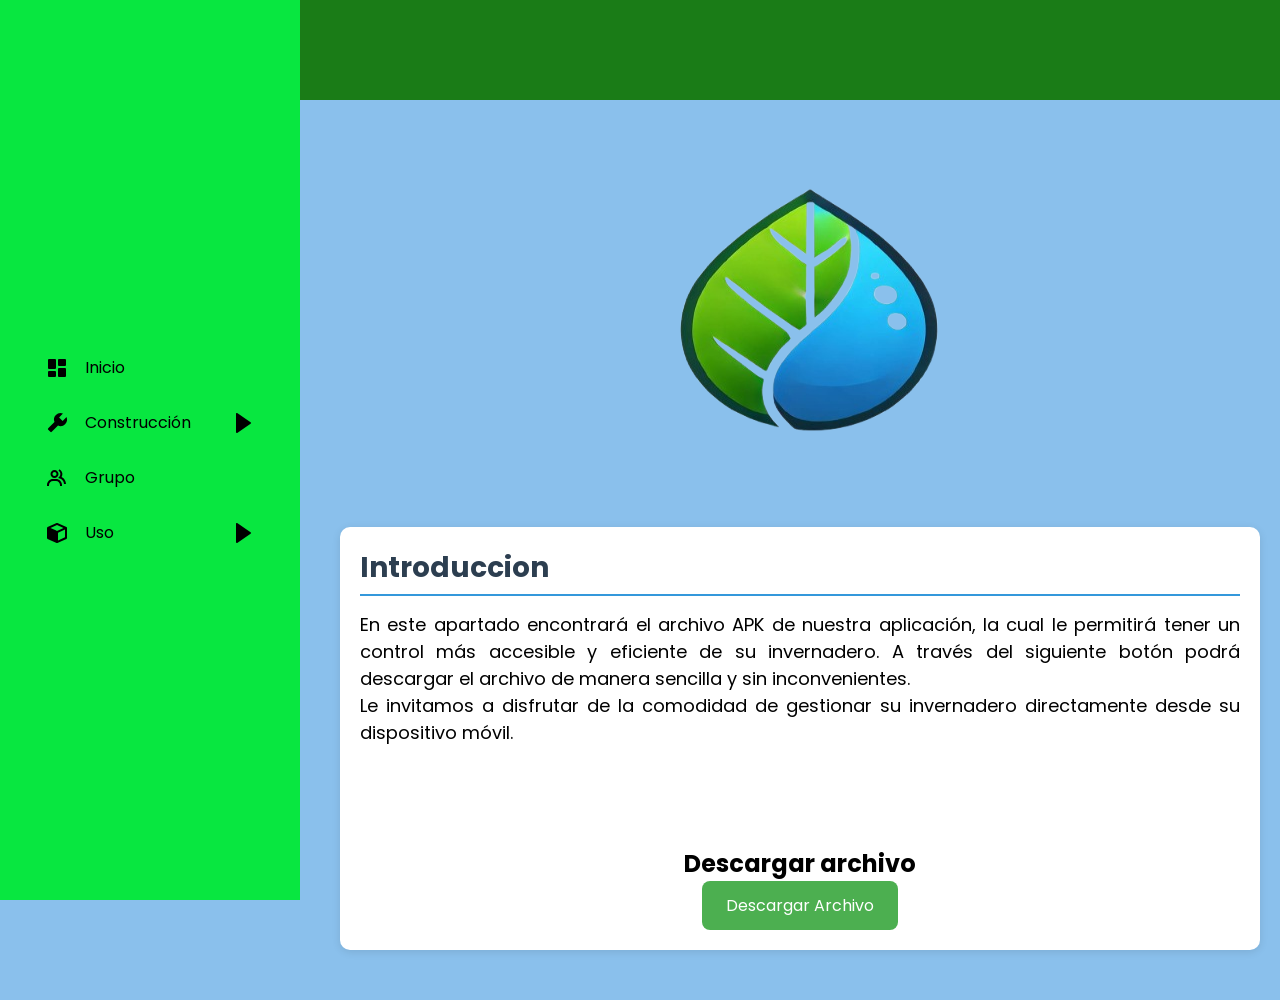
<file: apk.html>
<!DOCTYPE html>
<html lang="en">
<head>
    <meta charset="UTF-8">
    <meta name="viewport" content="width=device-width, initial-scale=1.0">
    <link rel="icon" type="image/jpeg" href="WhatsApp_Image_2025-04-30_at_9.25.09_AM-removebg-preview.png">
    <link rel="stylesheet" href="prueba.css">
    <title>Invernadero</title>
</head>
<body>
    <header>
        <button class="menu-toggle" id="menuToggle">☰</button>
    </header>
    <nav class="nav" id="navMenu">
        <ul class="list">
            <li class="list_item">
                <div class="list_botton">
                    <img src="img/panel.svg" class="list_img">
                    <a href="index.html" class="nav_link">Inicio</a>
                </div>
            </li>
            <li class="list_item list_item--click">
                <div class="list_botton list_botton--click">
                    <img src="img/heramienta.svg" class="list_img">
                    <a href="#" class="nav_link">Construcción</a>
                    <img src="img/arrow.svg" class="list_arrow">
                </div>
                <ul class="list_show">
                    <li class="list_inside">
                        <a href="pieza.html" class="nav_link nav_link--inside">Piezas</a>
                    </li>
                    <li class="list_inside">
                        <a href="armado.html" class="nav_link nav_link--inside">Armado del equipo</a>
                    </li> 
                </ul>
            </li>
            <li class="list_item">
                <div class="list_botton">
                    <img src="img/grupo.svg" class="list_img">
                    <a href="grupo.html" class="nav_link">Grupo</a>
                </div>
            </li>
            <li class="list_item list_item--click">
                <div class="list_botton list_botton--click">
                    <img src="img/cubo.svg" class="list_img">
                    <a href="#" class="nav_link">Uso</a>
                    <img src="img/arrow.svg" class="list_arrow">
                </div>
                <ul class="list_show">
                    <li class="list_inside">
                        <a href="uso.html" class="nav_link nav_link--inside">Instrucciones de uso</a>
                    </li>
                    <li class="list_inside">
                        <a href="apk.html" class="nav_link nav_link--inside">Apk de descarga</a>
                    </li> 
                </ul>
            </li>
           
    </nav>
<div class="perr"></div>
    <div class="main-content">
      <!-- Aquí va todo tu contenido fuera del menú -->
       <div class="mg">
        <img src="WhatsApp_Image_2025-04-30_at_9.25.09_AM-removebg-preview.png"  width="500" height="400" alt="">
       </div>
      <div class="introducccion">
        <h2 class="titulos">Introduccion</h2>
        
<p>
   En este apartado encontrará el archivo APK de nuestra aplicación, la cual le permitirá tener un control más accesible y eficiente de su invernadero.

A través del siguiente botón podrá descargar el archivo de manera sencilla y sin inconvenientes. <br>

Le invitamos a disfrutar de la comodidad de gestionar su invernadero directamente desde su dispositivo móvil.</p>
        <div class="descargabo">
    <h2>Descargar archivo</h2>
    <a href="apk/Invernadero.apk" download class="download-btn">Descargar Archivo</a>
  </div>      

    <script src="prueba.js"></script>
</body>
</html>
</file>
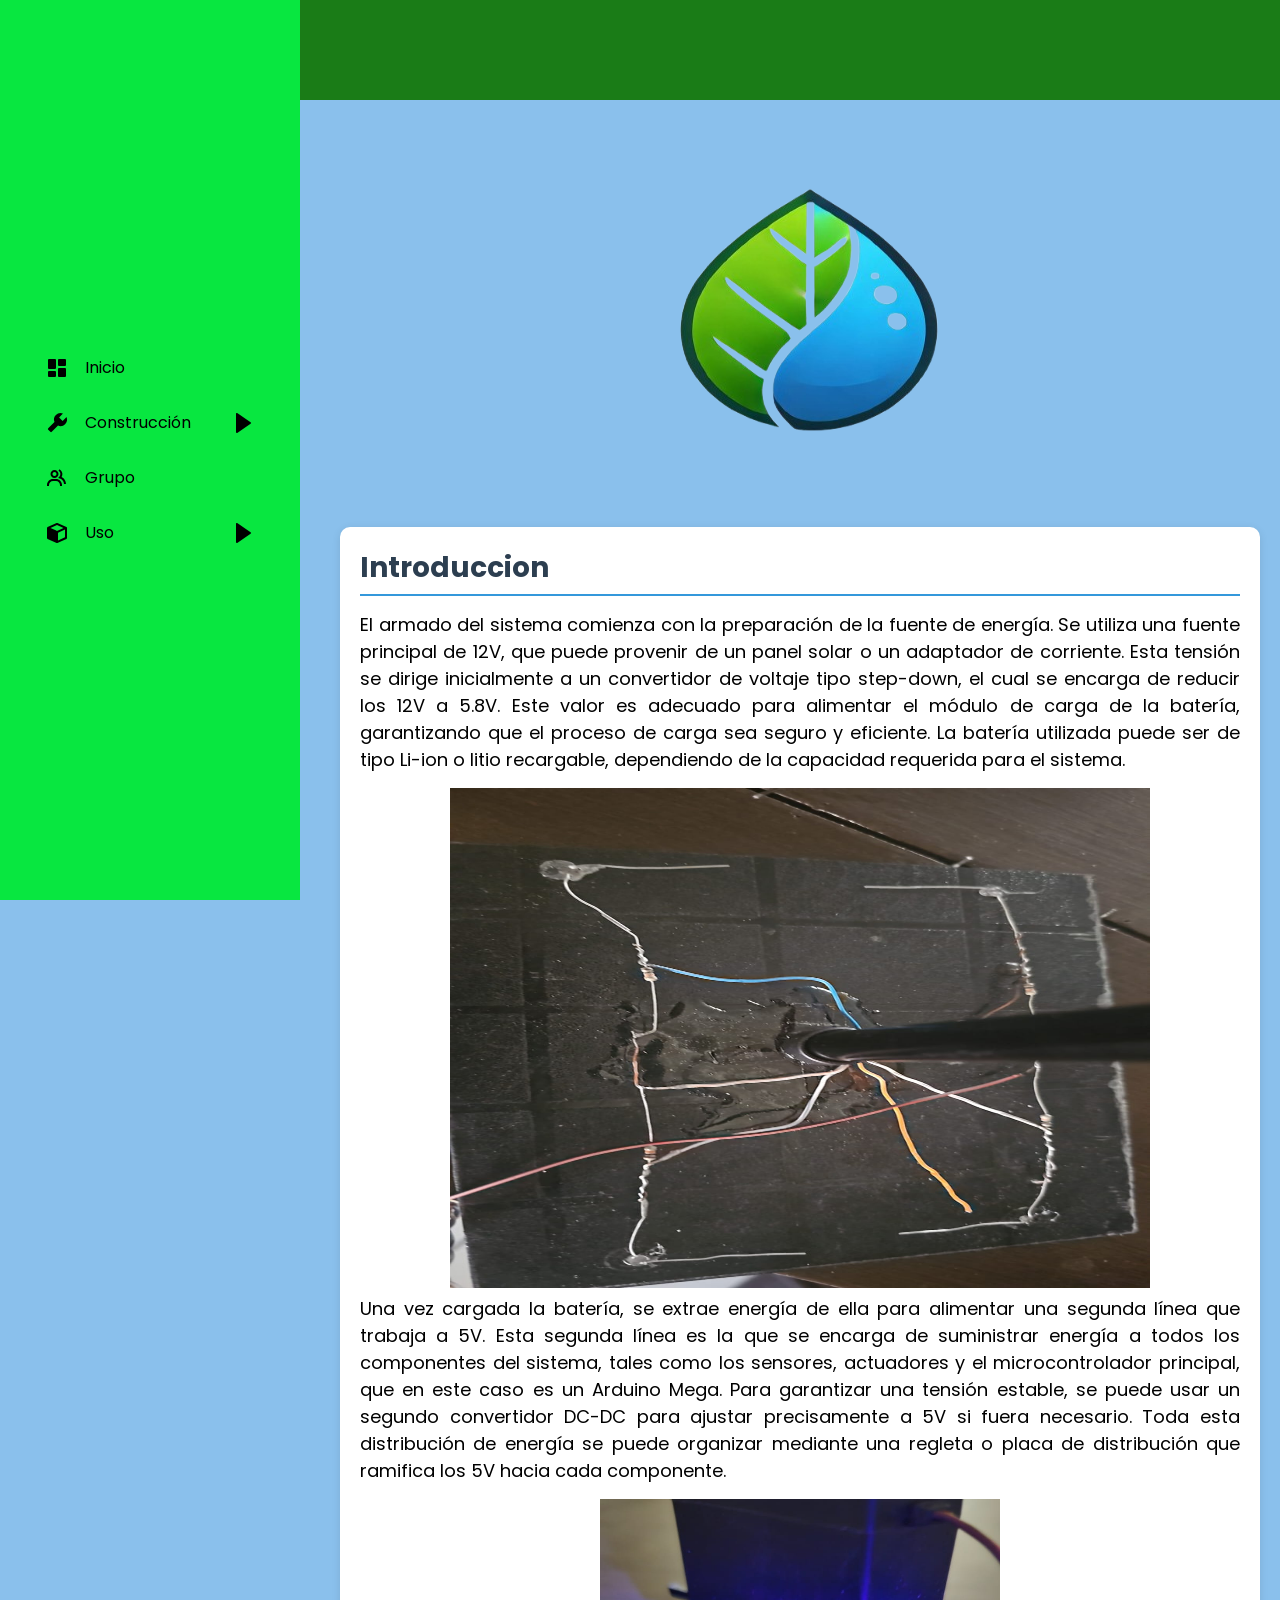
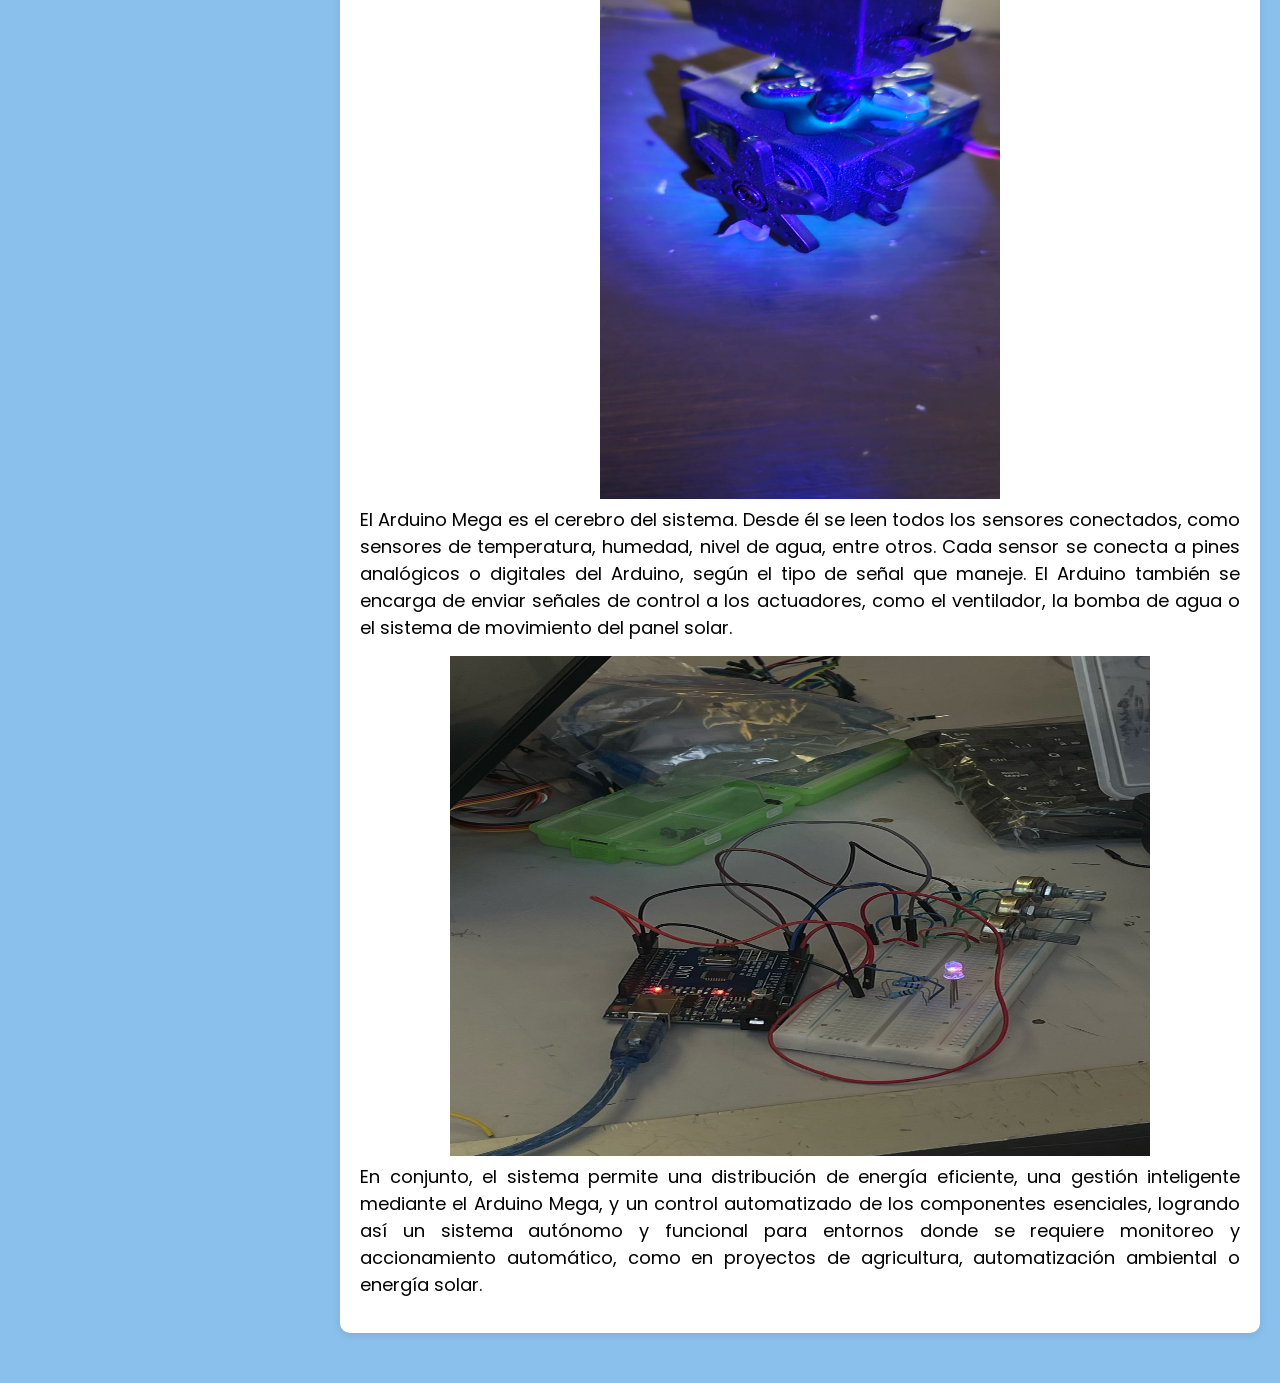
<file: armado.html>
<!DOCTYPE html>
<html lang="en">
<head>
    <meta charset="UTF-8">
    <meta name="viewport" content="width=device-width, initial-scale=1.0">
    <link rel="icon" type="image/jpeg" href="WhatsApp_Image_2025-04-30_at_9.25.09_AM-removebg-preview.png">
    <link rel="stylesheet" href="prueba.css">
    <title>Invernadero</title>
</head>
<body>
    <header>
        <button class="menu-toggle" id="menuToggle">☰</button>
    </header>
    <nav class="nav" id="navMenu">
        <ul class="list">
            <li class="list_item">
                <div class="list_botton">
                    <img src="img/panel.svg" class="list_img">
                    <a href="index.html" class="nav_link">Inicio</a>
                </div>
            </li>
            <li class="list_item list_item--click">
                <div class="list_botton list_botton--click">
                    <img src="img/heramienta.svg" class="list_img">
                    <a href="#" class="nav_link">Construcción</a>
                    <img src="img/arrow.svg" class="list_arrow">
                </div>
                <ul class="list_show">
                    <li class="list_inside">
                        <a href="pieza.html" class="nav_link nav_link--inside">Piezas</a>
                    </li>
                    <li class="list_inside">
                        <a href="armado.html" class="nav_link nav_link--inside">Armado del equipo</a>
                    </li> 
                </ul>
            </li>
            <li class="list_item">
                <div class="list_botton">
                    <img src="img/grupo.svg" class="list_img">
                    <a href="grupo.html" class="nav_link">Grupo</a>
                </div>
            </li>
            <li class="list_item list_item--click">
                <div class="list_botton list_botton--click">
                    <img src="img/cubo.svg" class="list_img">
                    <a href="#" class="nav_link">Uso</a>
                    <img src="img/arrow.svg" class="list_arrow">
                </div>
                <ul class="list_show">
                    <li class="list_inside">
                        <a href="uso.html" class="nav_link nav_link--inside">Instrucciones de uso</a>
                    </li>
                    <li class="list_inside">
                        <a href="apk.html" class="nav_link nav_link--inside">Apk de descarga</a>
                    </li> 
                </ul>
            </li>
            
    </nav>
 <div class="perr">

       </div>
    <div class="main-content">
      <!-- Aquí va todo tu contenido fuera del menú -->
       <div class="mg">
        <img src="WhatsApp_Image_2025-04-30_at_9.25.09_AM-removebg-preview.png"  width="500" height="400" alt="">
       </div>
      <div class="introducccion">
        <h2 class="titulos">Introduccion</h2>
        <p>
            El armado del sistema comienza con la preparación de la fuente de energía. Se utiliza una fuente principal de 12V, que puede provenir de un panel solar o un adaptador de corriente. Esta tensión se dirige inicialmente a un convertidor de voltaje tipo step-down, el cual se encarga de reducir los 12V a 5.8V. Este valor es adecuado para alimentar el módulo de carga de la batería, garantizando que el proceso de carga sea seguro y eficiente. La batería utilizada puede ser de tipo Li-ion o litio recargable, dependiendo de la capacidad requerida para el sistema.
        </p>
        <div class="mg">
            <img src="fotos/WhatsApp Image 2025-05-12 at 10.17.16 AM (1).jpeg" width="700" height="500" alt="">
        </div>
        <p>Una vez cargada la batería, se extrae energía de ella para alimentar una segunda línea que trabaja a 5V. Esta segunda línea es la que se encarga de suministrar energía a todos los componentes del sistema, tales como los sensores, actuadores y el microcontrolador principal, que en este caso es un Arduino Mega. Para garantizar una tensión estable, se puede usar un segundo convertidor DC-DC para ajustar precisamente a 5V si fuera necesario. Toda esta distribución de energía se puede organizar mediante una regleta o placa de distribución que ramifica los 5V hacia cada componente.</p>

    <div class="mg">
<img src="fotos/WhatsApp Image 2025-05-12 at 10.17.16 AM (2).jpeg" width="400" height="600" alt="">
    </div>
   <p > El Arduino Mega es el cerebro del sistema. Desde él se leen todos los sensores conectados, como sensores de temperatura, humedad, nivel de agua, entre otros. Cada sensor se conecta a pines analógicos o digitales del Arduino, según el tipo de señal que maneje. El Arduino también se encarga de enviar señales de control a los actuadores, como el ventilador, la bomba de agua o el sistema de movimiento del panel solar.
</p>
 <div class="mg">
         <img src="fotos/WhatsApp Image 2025-05-12 at 10.17.16 AM (3).jpeg" width="700" height="500" alt="">
        </div>
<p>En conjunto, el sistema permite una distribución de energía eficiente, una gestión inteligente mediante el Arduino Mega, y un control automatizado de los componentes esenciales, logrando así un sistema autónomo y funcional para entornos donde se requiere monitoreo y accionamiento automático, como en proyectos de agricultura, automatización ambiental o energía solar.</p>
        <div class="mg">
         
        </div>
      </div>
      
    <script src="prueba.js"></script>
</body>
</html>
</file>
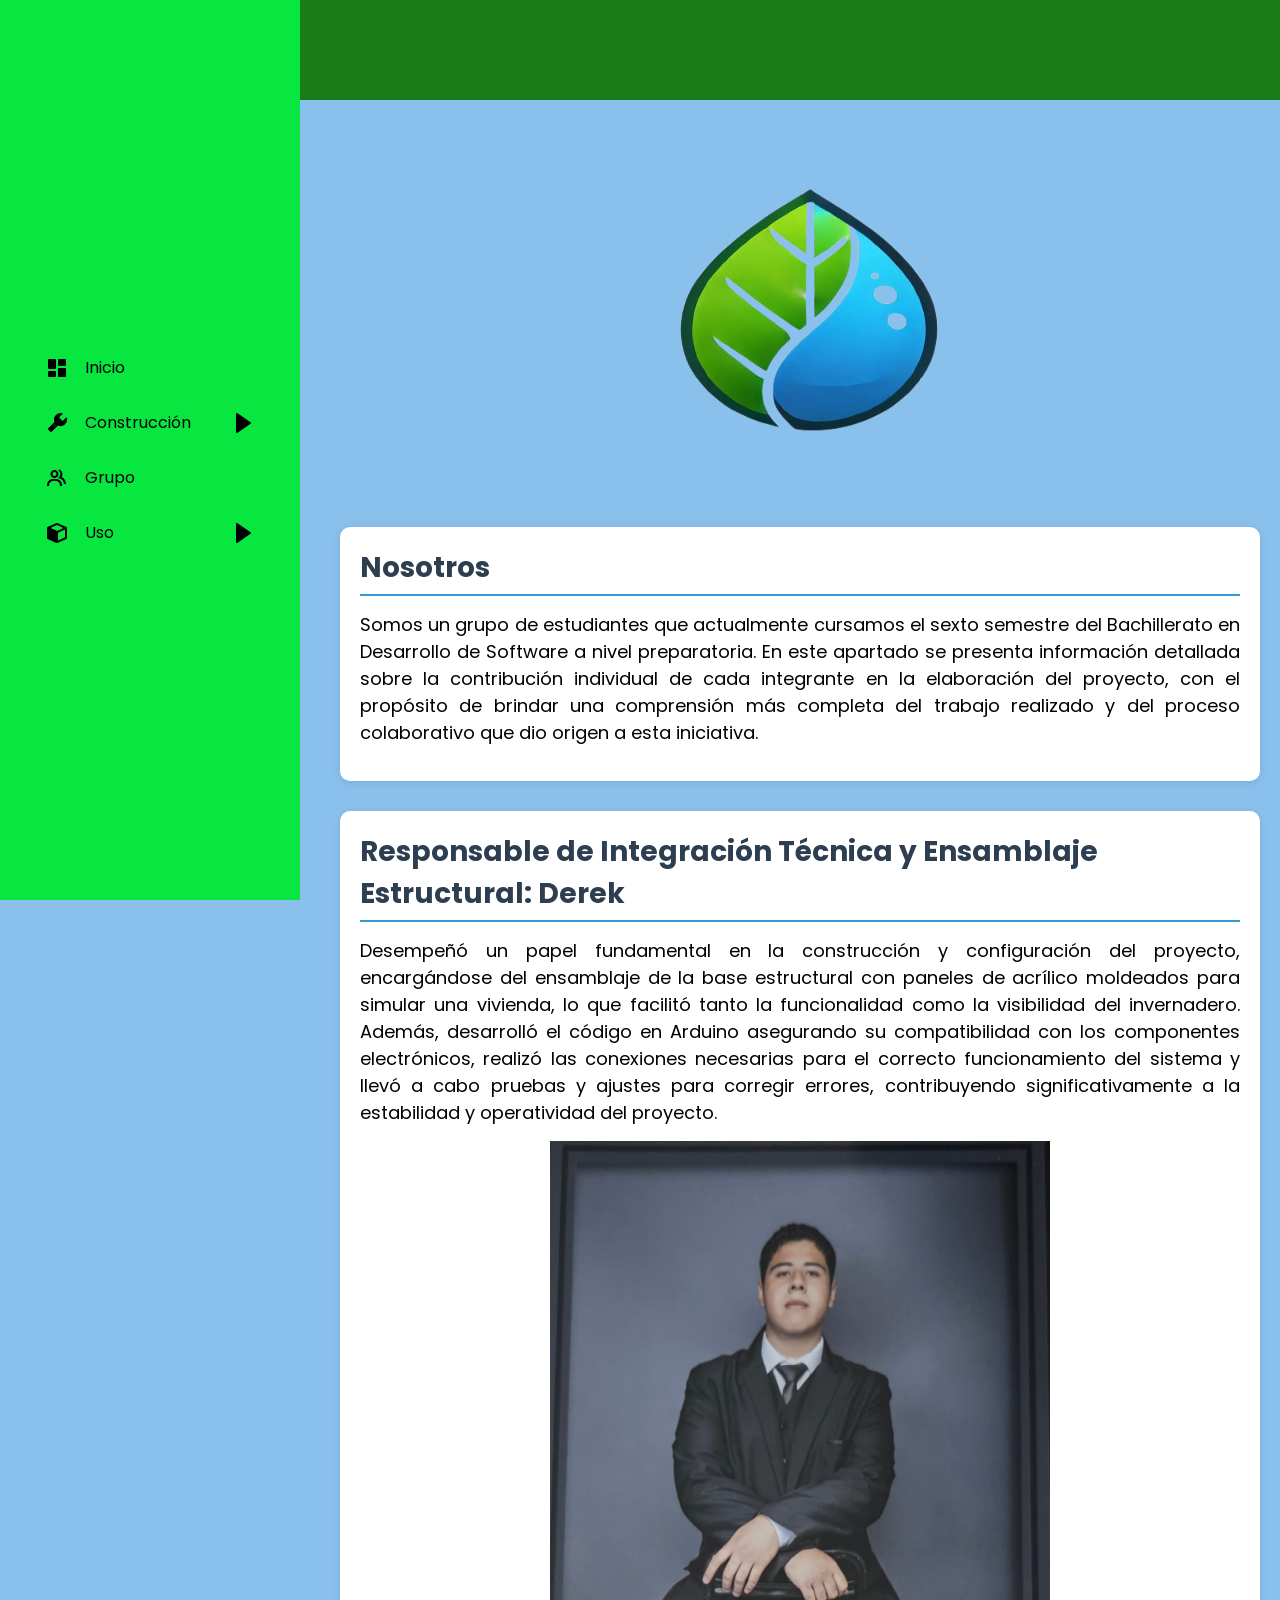
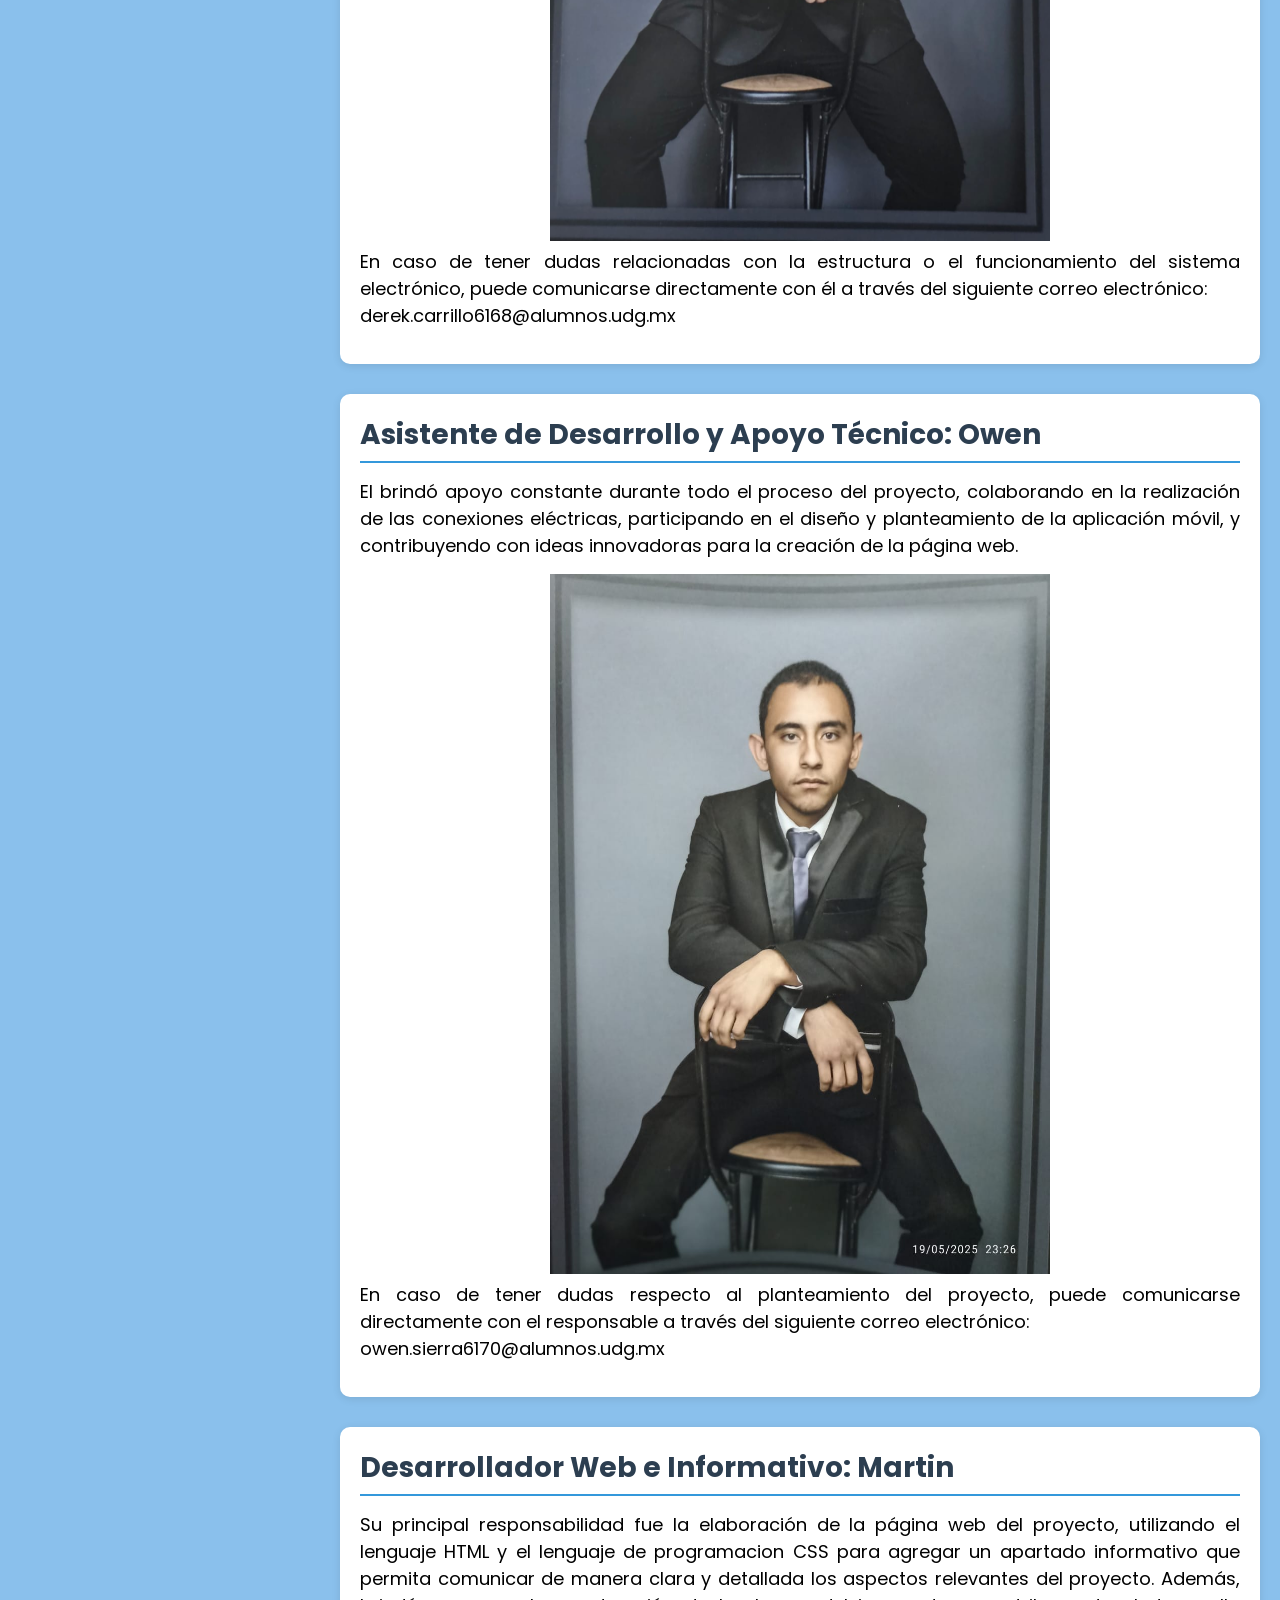
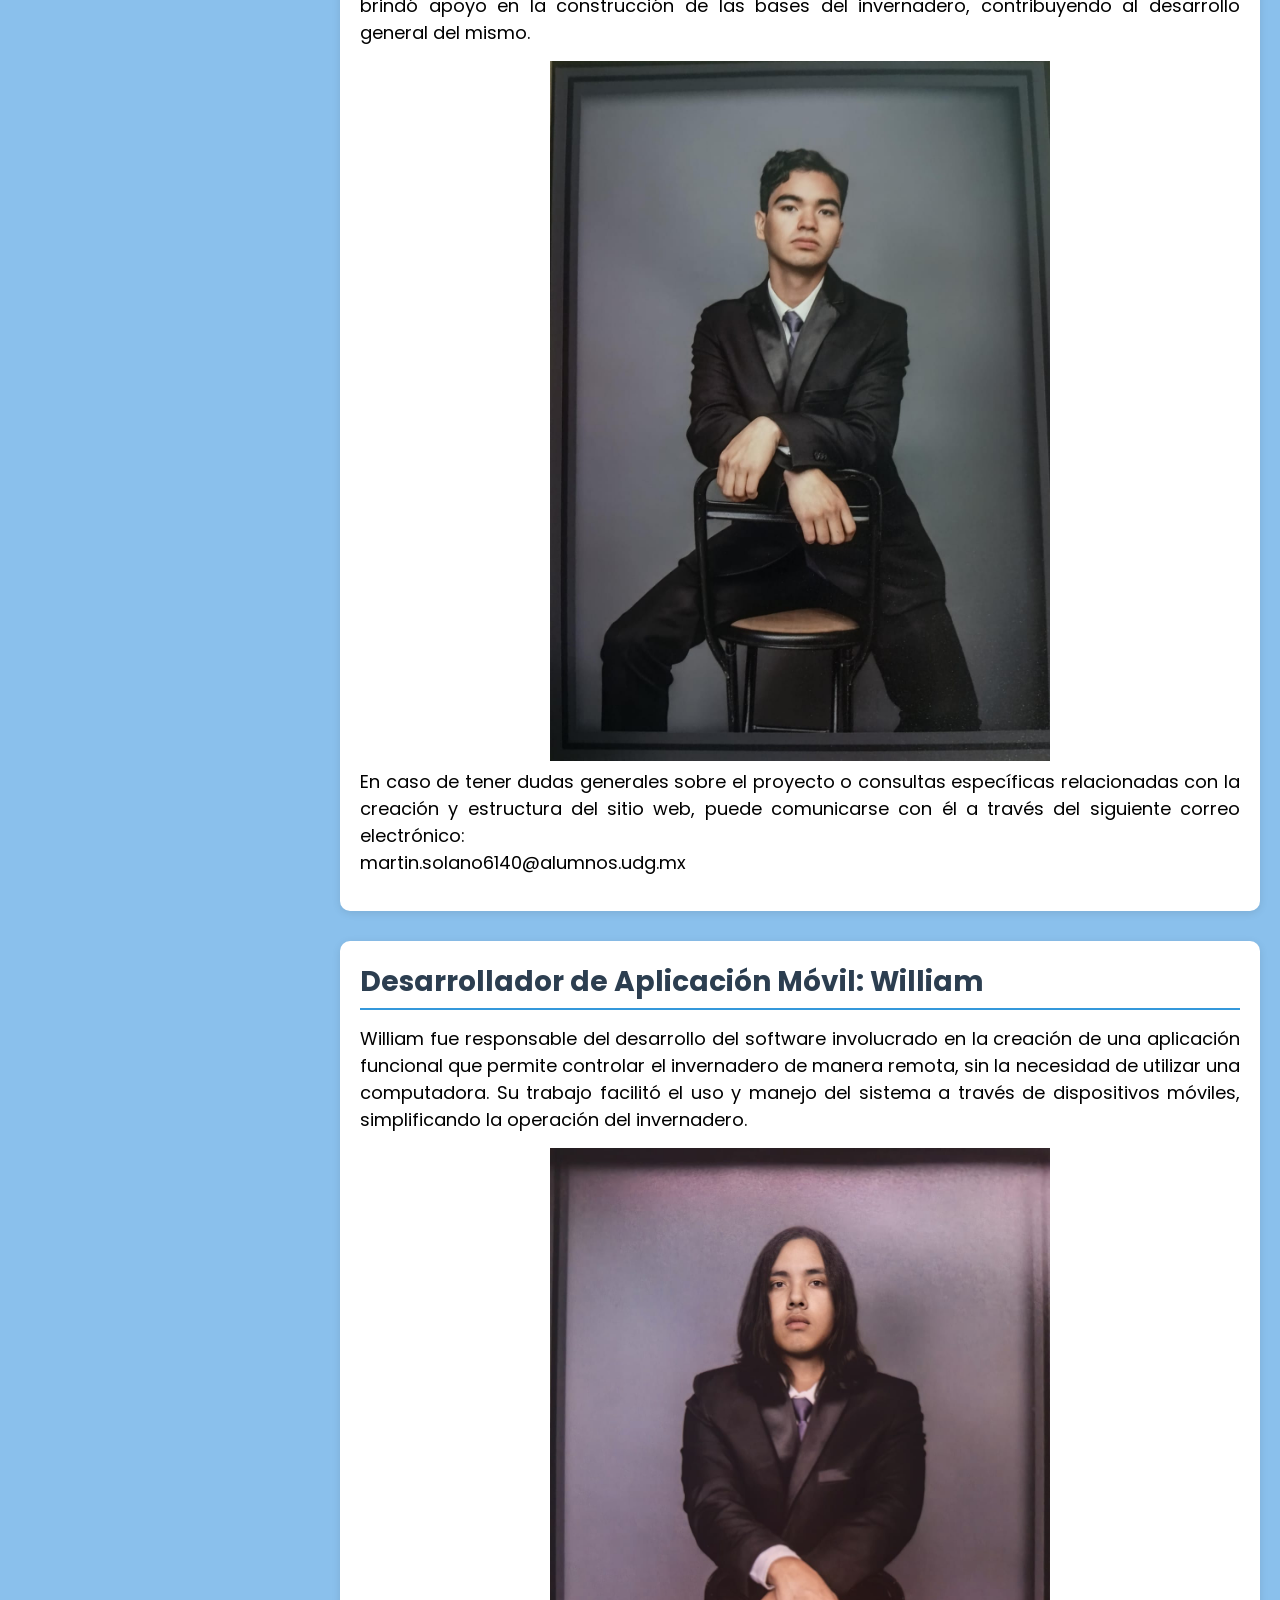
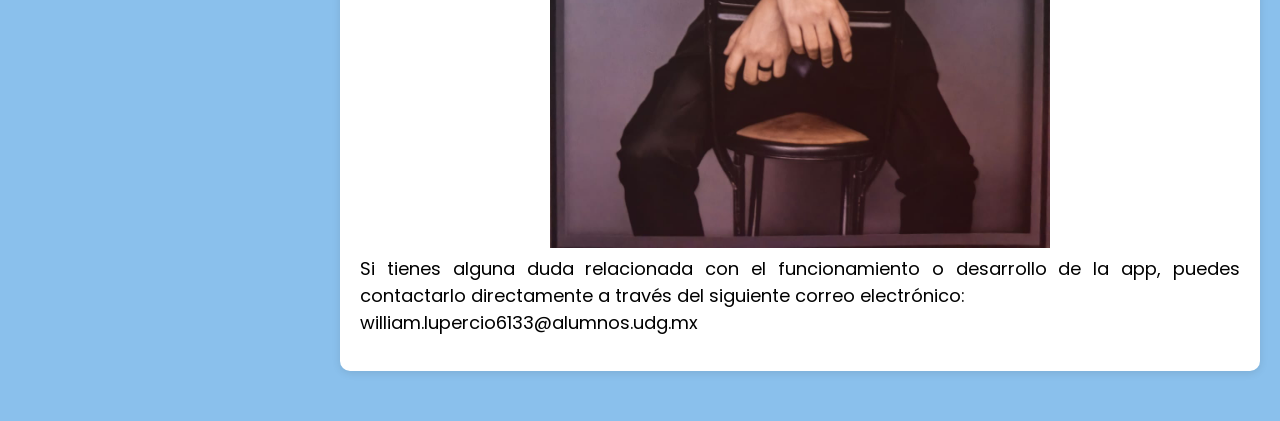
<file: grupo.html>
<!DOCTYPE html>
<html lang="en">
<head>
    <meta charset="UTF-8">
    <meta name="viewport" content="width=device-width, initial-scale=1.0">
    <link rel="icon" type="image/jpeg" href="WhatsApp_Image_2025-04-30_at_9.25.09_AM-removebg-preview.png">
    <link rel="stylesheet" href="prueba.css">
    <title>Invernadero</title>
</head>
<body>
    <header>
        <button class="menu-toggle" id="menuToggle">☰</button>
    </header>
    <nav class="nav" id="navMenu">
        <ul class="list">
            <li class="list_item">
                <div class="list_botton">
                    <img src="img/panel.svg" class="list_img">
                    <a href="index.html" class="nav_link">Inicio</a>
                </div>
            </li>
            <li class="list_item list_item--click">
                <div class="list_botton list_botton--click">
                    <img src="img/heramienta.svg" class="list_img">
                    <a href="#" class="nav_link">Construcción</a>
                    <img src="img/arrow.svg" class="list_arrow">
                </div>
                <ul class="list_show">
                    <li class="list_inside">
                        <a href="pieza.html" class="nav_link nav_link--inside">Piezas</a>
                    </li>
                    <li class="list_inside">
                        <a href="armado.html" class="nav_link nav_link--inside">Armado del equipo</a>
                    </li> 
                </ul>
            </li>
            <li class="list_item">
                <div class="list_botton">
                    <img src="img/grupo.svg" class="list_img">
                    <a href="grupo.html" class="nav_link">Grupo</a>
                </div>
            </li>
            <li class="list_item list_item--click">
                <div class="list_botton list_botton--click">
                    <img src="img/cubo.svg" class="list_img">
                    <a href="#" class="nav_link">Uso</a>
                    <img src="img/arrow.svg" class="list_arrow">
                </div>
                <ul class="list_show">
                    <li class="list_inside">
                        <a href="uso.html" class="nav_link nav_link--inside">Instrucciones de uso</a>
                    </li>
                    <li class="list_inside">
                        <a href="apk.html" class="nav_link nav_link--inside">Apk de descarga</a>
                    </li> 
                </ul>
            </li>
           
    </nav>
 <div class="perr">

       </div>
    <div class="main-content">
      <!-- Aquí va todo tu contenido fuera del menú -->
       <div class="mg">
        <img src="WhatsApp_Image_2025-04-30_at_9.25.09_AM-removebg-preview.png" width="500" height="400" alt="">
       </div>
      <div class="introducccion">
        <h2 class="titulos">Nosotros</h2>
        <p>
           Somos un grupo de estudiantes que actualmente cursamos el sexto semestre del Bachillerato en Desarrollo de Software a nivel preparatoria. En este apartado se presenta información detallada sobre la contribución individual de cada integrante en la elaboración del proyecto, con el propósito de brindar una comprensión más completa del trabajo realizado y del proceso colaborativo que dio origen a esta iniciativa.    </p>

        <div class="mg">
         
        </div>
      </div>
      
      <div class="cuerpo">
        <h2 class="titulos">Responsable de Integración Técnica y Ensamblaje Estructural: Derek </h2>
        <p>
      Desempeñó un papel fundamental en la construcción y configuración del proyecto, encargándose del ensamblaje de la base estructural con paneles de acrílico moldeados para simular una vivienda, lo que facilitó tanto la funcionalidad como la visibilidad del invernadero. Además, desarrolló el código en Arduino asegurando su compatibilidad con los componentes electrónicos, realizó las conexiones necesarias para el correcto funcionamiento del sistema y llevó a cabo pruebas y ajustes para corregir errores, contribuyendo significativamente a la estabilidad y operatividad del proyecto.   </p>
        
        <div class="mg">
            <img src="fotos/WhatsApp Image 2025-05-19 at 9.41.16 PM.jpeg" width="500" height="700" alt="">
         <p>
          En caso de tener dudas relacionadas con la estructura o el funcionamiento del sistema electrónico, puede comunicarse directamente con él a través del siguiente correo electrónico:
 <br> derek.carrillo6168@alumnos.udg.mx
        </p>
        </div>
      </div>
      <div class="nuestro">
        <h2 class="titulos">Asistente de Desarrollo y Apoyo Técnico: Owen</h2>
        <p>
       El brindó apoyo constante durante todo el proceso del proyecto, colaborando en la realización de las conexiones eléctricas, participando en el diseño y planteamiento de la aplicación móvil, y contribuyendo con ideas innovadoras para la creación de la página web. <div class="mg">
          
        <img src="fotos/WhatsApp Image 2025-05-19 at 11.27.33 PM.jpeg" width="500" height="700"  alt="">
            </div>
<p>En caso de tener dudas respecto al planteamiento del proyecto, puede comunicarse directamente con el responsable a través del siguiente correo electrónico:
 <br> owen.sierra6170@alumnos.udg.mx</p> 
      </div>
       <div class="nuestro">
        <h2 class="titulos">Desarrollador Web e Informativo: Martin</h2>
        <p>
        Su principal responsabilidad fue la elaboración de la página web del proyecto, utilizando el lenguaje HTML y el lenguaje de programacion CSS para agregar un apartado informativo que permita comunicar de manera clara y detallada los aspectos relevantes del proyecto. Además, brindó apoyo en la construcción de las bases del invernadero, contribuyendo al desarrollo general del mismo. </p>
       
        <div class="mg">
            <img src="fotos/WhatsApp Image 2025-05-20 at 12.09.31 AM.jpeg" width="500" height="700" alt="">
            </div>
       <p>En caso de tener dudas generales sobre el proyecto o consultas específicas relacionadas con la creación y estructura del sitio web, puede comunicarse con él a través del siguiente correo electrónico:
 <br>martin.solano6140@alumnos.udg.mx</p>
      </div>
      <div class="nuestro">
        <h2 class="titulos">Desarrollador de Aplicación Móvil: William</h2>
        <p>
    William fue responsable del desarrollo del software involucrado en la creación de una aplicación funcional que permite controlar el invernadero de manera remota, sin la necesidad de utilizar una computadora. Su trabajo facilitó el uso y manejo del sistema a través de dispositivos móviles, simplificando la operación del invernadero.  </p> 
    
    <div class="mg">
            <img src="fotos/WhatsApp Image 2025-05-19 at 11.32.06 PM.jpeg" width="500" height="700"  alt="">
            </div>
            <p>Si tienes alguna duda relacionada con el funcionamiento o desarrollo de la app, puedes contactarlo directamente a través del siguiente correo electrónico:
<br> william.lupercio6133@alumnos.udg.mx</p>
        </div>

      </div>
      
      
      
      

    <script src="prueba.js"></script>
</body>
</html>
</file>
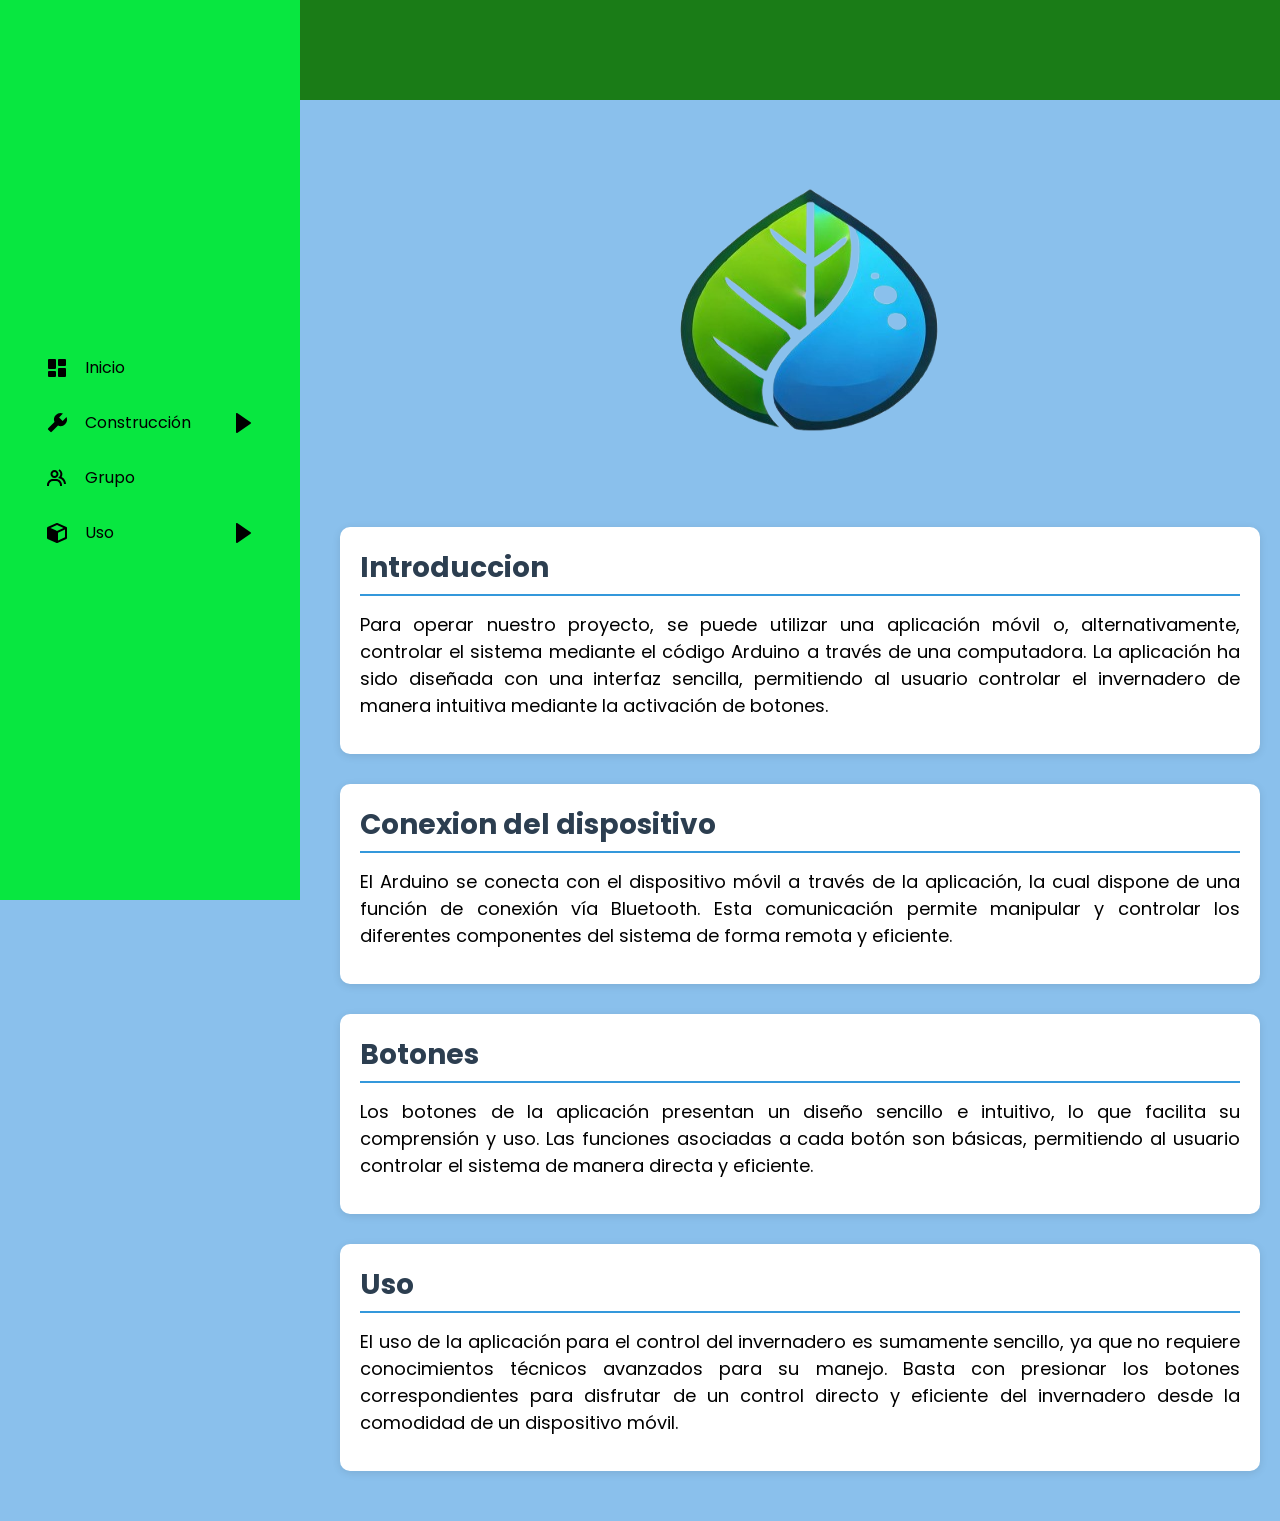
<file: uso.html>
<!DOCTYPE html>
<html lang="en">
<head>
    <meta charset="UTF-8">
    <meta name="viewport" content="width=device-width, initial-scale=1.0">
    <link rel="icon" type="image/jpeg" href="WhatsApp_Image_2025-04-30_at_9.25.09_AM-removebg-preview.png">
    <link rel="stylesheet" href="prueba.css">
    <title>Invernadero</title>
</head>
<body>
    <header>
        <button class="menu-toggle" id="menuToggle">☰</button>
    </header>
    <nav class="nav" id="navMenu">
        <ul class="list">
            <li class="list_item">
                <div class="list_botton">
                    <img src="img/panel.svg" class="list_img">
                    <a href="index.html" class="nav_link">Inicio</a>
                </div>
            </li>
            <li class="list_item list_item--click">
                <div class="list_botton list_botton--click">
                    <img src="img/heramienta.svg" class="list_img">
                    <a href="#" class="nav_link">Construcción</a>
                    <img src="img/arrow.svg" class="list_arrow">
                </div>
                <ul class="list_show">
                    <li class="list_inside">
                        <a href="pieza.html" class="nav_link nav_link--inside">Piezas</a>
                    </li>
                    <li class="list_inside">
                        <a href="armado.html" class="nav_link nav_link--inside">Armado del equipo</a>
                    </li> 
                </ul>
            </li>
            <li class="list_item">
                <div class="list_botton">
                    <img src="img/grupo.svg" class="list_img">
                    <a href="grupo.html" class="nav_link">Grupo</a>
                </div>
            </li>
            <li class="list_item list_item--click">
                <div class="list_botton list_botton--click">
                    <img src="img/cubo.svg" class="list_img">
                    <a href="#" class="nav_link">Uso</a>
                    <img src="img/arrow.svg" class="list_arrow">
                </div>
                <ul class="list_show">
                    <li class="list_inside">
                        <a href="uso.html" class="nav_link nav_link--inside">Instrucciones de uso</a>
                    </li>
                    <li class="list_inside">
                        <a href="apk.html" class="nav_link nav_link--inside">Apk de descarga</a>
                    </li> 
                </ul>
            </li>
            
    </nav>
 <div class="perr">

       </div>
    <div class="main-content">
      <!-- Aquí va todo tu contenido fuera del menú -->
       <div class="mg">
        <img src="WhatsApp_Image_2025-04-30_at_9.25.09_AM-removebg-preview.png" width="500" height="400" alt="">
       </div>
      <div class="introducccion">
        <h2 class="titulos">Introduccion</h2>
        <p>Para operar nuestro proyecto, se puede utilizar una aplicación móvil o, alternativamente, controlar el sistema mediante el código Arduino a través de una computadora. La aplicación ha sido diseñada con una interfaz sencilla, permitiendo al usuario controlar el invernadero de manera intuitiva mediante la activación de botones. </p>

        <div class="mg">
         
        </div>
      </div>
      
      <div class="cuerpo">
        <h2 class="titulos">Conexion del dispositivo</h2>
        <p>
   El Arduino se conecta con el dispositivo móvil a través de la aplicación, la cual dispone de una función de conexión vía Bluetooth. Esta comunicación permite manipular y controlar los diferentes componentes del sistema de forma remota y eficiente.  </p>
        <div class="mg">
         
        </div>
      </div>
      
      <div class="nuestro">
        <h2 class="titulos">Botones</h2>  
        <p>
        Los botones de la aplicación presentan un diseño sencillo e intuitivo, lo que facilita su comprensión y uso. Las funciones asociadas a cada botón son básicas, permitiendo al usuario controlar el sistema de manera directa y eficiente.  </p>
        
       
        <div class="mg">
          
        </div>
      </div>
      <div class="nuestro">
        <h2 class="titulos">Uso</h2>  
        <p>
          El uso de la aplicación para el control del invernadero es sumamente sencillo, ya que no requiere conocimientos técnicos avanzados para su manejo. Basta con presionar los botones correspondientes para disfrutar de un control directo y eficiente del invernadero desde la comodidad de un dispositivo móvil. 
        </p>
        
       
        <div class="mg">
          
        </div>
      </div>
      

    <script src="prueba.js"></script>
</body>
</html>
</file>
<file: prueba.css>
@import url('https://fonts.googleapis.com/css2?family=Poppins:ital,wght@0,100;0,200;0,300;0,400;0,500;0,600;0,700;0,800;0,900;1,100;1,200;1,300;1,400;1,500;1,600;1,700;1,800;1,900&display=swap');

* {
    margin: 0;
    padding: 0;
    box-sizing: border-box;
}

body {
    background-color: rgb(138, 192, 236);
    font-family: 'Poppins', sans-serif;
}

.nav {
    width: 300px;
    position: fixed;
    height: 100vh;
    top: 0;
    left: 0;
    background-color: rgb(8, 231, 64);
    display: block;
    transition: transform 0.3s ease;
}

.nav.closed {
    transform: translateX(-100%);
}

.nav_link {
    color: black;
    display: block;
    padding: 15px 0;
    text-decoration: none;
}

.nav_link--inside {
    border-radius: 6px;
    padding-left: 20px;
}

.nav_link--inside:hover {
    background: #f6f8fa;
}

.list {
    width: 100%;
    height: 100%;
    display: flex;
    justify-content: center;
    flex-direction: column;
    border-radius: 0 16px 16px 0;
}

.list_item {
    list-style: none;
    width: 100%;
    text-align: center;
    overflow: hidden;
}

.list_item--click {
    cursor: pointer;
}

.list_botton {
    display: flex;
    align-items: center;
    gap: 1em;
    width: 70%;
    margin: 0 auto;
}

.arrow {
    transform: rotate(90deg);
}

.list_arrow {
    margin-left: auto;
    transition: transform .3s;
}

.list_show {
    width: 80%;
    margin-left: auto;
    border-left: 2px solid #303400;
    list-style: none;
    height: 0;
    overflow: hidden;
    transition: height 0.4s ease-in-out;
}

.list_show.open {
    height: auto;
    overflow: visible;
}

.main-content {
    margin-left: 320px;  /* Espacio suficiente para que el contenido no se sobreponga al menú */
    padding: 20px;
}

/* Títulos y párrafos */
.titulos {
    font-size: 28px;
    margin-bottom: 15px;
    color: #2c3e50;
    border-bottom: 2px solid #3498db;
    padding-bottom: 5px;
}

p {
    margin-bottom: 15px;
    font-size: 18px;
    text-align: justify;
}

.introducccion, .cuerpo, .nuestro, .Funciona {
    background-color: #fff;
    padding: 20px;
    margin-bottom: 30px;
    border-radius: 10px;
    box-shadow: 0 2px 8px rgba(0,0,0,0.1);
}

/* Estilos para el botón del menú (Hamburguesa) */
.menu-toggle {
    display: none;
    background: none;
    border: none;
    font-size: 30px;
    color: #2c3e50;
    padding: 10px;
    position: absolute;
    top: 15px;
    left: 15px;
}

/* Estilos responsivos */
@media (max-width: 768px) {
    .menu-toggle {
        display: block;
    }

    .nav {
        width: 100%;
        position: fixed;
        transform: translateX(-100%);  /* Menú oculto por defecto */
    }

    .main-content {
        margin-left: 0;
        padding: 20px;
    }

    .nav.open {
        transform: translateX(0);
    }

    .list_show {
        width: 100%;
        margin-left: 0;
        border-left: none;
    }
}
.mg{
    text-align: center;
}
.subtitulos{
  font-size: 28px;
    margin-bottom: 15px;
    color: #78838d;
    border-bottom: 2px solid #3498db;
    padding-bottom: 5px;  
}
.perr{
    background-color: #1a7c17;
    margin: auto;
    height: 100px;
    text-align: center;
}
.tit{
  text-align: center;
  
}
.descargabo {
      text-align: center;
      margin-top: 100px;
    }

    .descargabo .download-btn {
      background-color: #4CAF50;
      color: white;
      padding: 12px 24px;
      border: none;
      border-radius: 8px;
      cursor: pointer;
      font-size: 16px;
      transition: background-color 0.3s ease;
      text-decoration: none;
      display: inline-block;
    }

    .descargabo .download-btn:hover {
      background-color: #45a049;
    }
</file>
